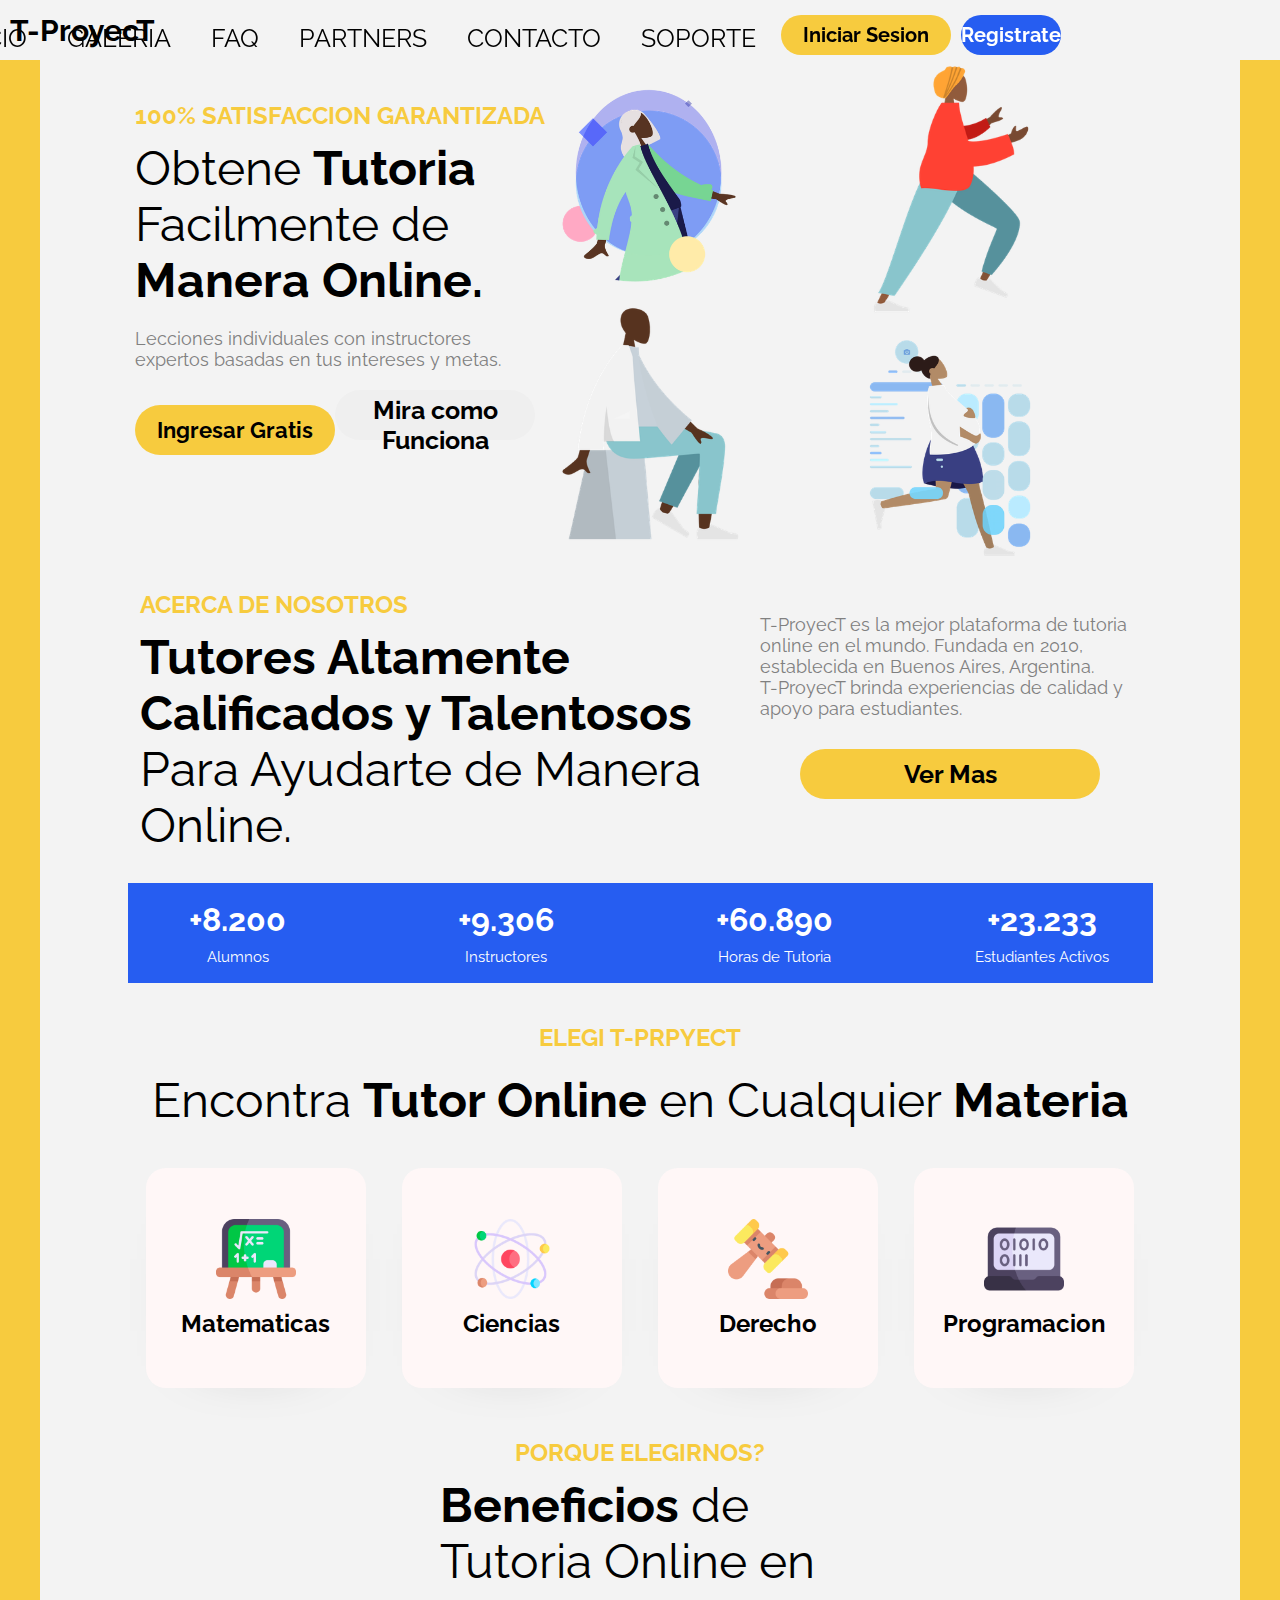
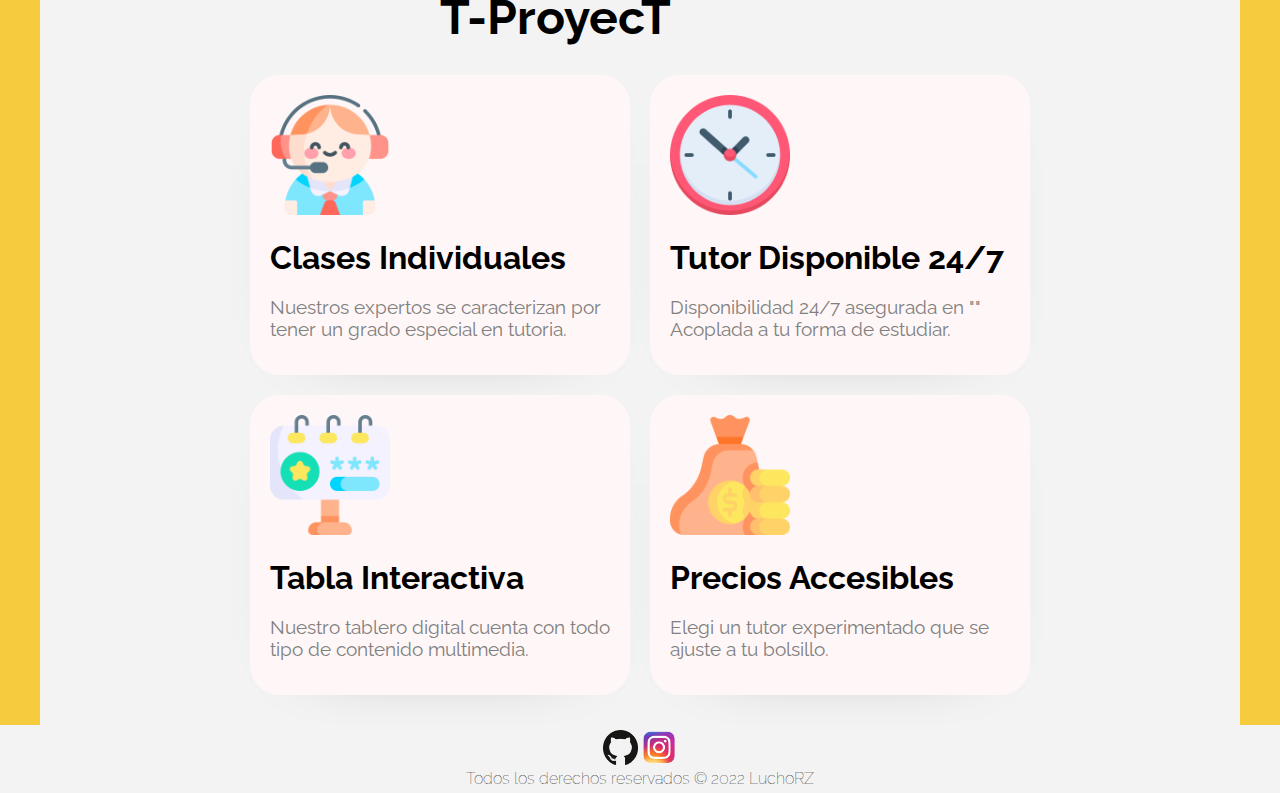
<file: index.html>
<!DOCTYPE html>
<html lang="en">

<head>
  <meta charset="UTF-8" />
  <meta http-equiv="X-UA-Compatible" content="IE=edge" />
  <meta name="viewport" content="width=device-width, initial-scale=1.0" />
  <title>L-ProyecT</title>
  <link rel="stylesheet" href="styles.css" />
  <link rel="stylesheet" href="https://cdnjs.cloudflare.com/ajax/libs/font-awesome/6.1.1/css/all.min.css"
    integrity="sha512-KfkfwYDsLkIlwQp6LFnl8zNdLGxu9YAA1QvwINks4PhcElQSvqcyVLLD9aMhXd13uQjoXtEKNosOWaZqXgel0g=="
    crossorigin="anonymous" referrerpolicy="no-referrer" />
</head>

<body>
  <nav>
    <h1 class="logo">T-ProyecT</h1>
    <input type="checkbox" id="toggle-nav" />
    <label for="toggle-nav">
      <div></div>
      <div></div>
      <div></div>
    </label>
    <div class="container">
      <ul>
        <li><a href="">Inicio</a></li>
        <li><a href="">Galeria</a></li>
        <li><a href="">FAQ</a></li>
        <li><a href="">Partners</a></li>
        <li><a href="">Contacto</a></li>
        <li><a href="">Soporte</a></li>
      </ul>
      <div class="nav_btns">
        <a href="/login.html">
          <button class="btn_home" type="button">Iniciar Sesion</button>
        </a>
          <button class="btn_register" type="button">Registrate</button>
      </div>
        
    </div>
    
  </nav>
  
  <div class="main">
    <div class="hero_info">
      
      <div class="div_query">
         <div class="hero_info_cont">
           <h3>100% SATISFACCION GARANTIZADA</h3>
         <p class="hero_info_desc">
           Obtene <b>Tutoria</b> Facilmente de <b>Manera Online.</b>
          </p>
          <p class="hero_moreinfo">
            Lecciones individuales con instructores expertos basadas en tus
            intereses y metas.
          </p>
          <div class="hero_info_buttons">
            <button class="join" type="button">Ingresar Gratis</button>
            <button class="ver" type="button"><i class="fa-solid fa-circle-play"></i> Mira como Funciona</button>
          </div>
      </div>
      
      <div class="img_cont">
        <div class="hero_img_1">
          <img class="hero_bob" src="/img/Humaaans - Space.png" alt="" />
          <img src="/img/Humaaans - Sitting.png" alt="">
        </div>
        <div class="hero_img_2">
          <img src="/img/Humaaans - Standing.png" alt="">
          <img src="/img/Humaaans - Wireframe.png" alt="">
        </div>
      </div>
    </div>
      
    <div class="about">
      <div class="about_cont">
        <h3>ACERCA DE NOSOTROS</h3>
        <p class="about_title"><b>Tutores Altamente Calificados y Talentosos</b> Para Ayudarte de Manera Online.</p>
      </div>
        <div class="about_cont2">
          <p class="about_subtitle">T-ProyecT es la mejor plataforma de tutoria online en el mundo. Fundada en 2010,
          establecida en Buenos Aires, Argentina. <br> T-ProyecT brinda experiencias de calidad y apoyo para estudiantes.</p>
          <button class="about_btn" type="button">Ver Mas</button>
        </div>
     </div>

     
      <div class="nosotros">
        <div class="es_num">
          <div class="stat_info">
            <span>+8.200</span>
            <p>Alumnos</p>
          </div>
          <div class="stat_info">
            <span>+9.306</span>
            <p>Instructores</p>
          </div>
          <div class="stat_info">
            <span>+60.890</span>
            <p>Horas de Tutoria</p>
          </div>
          <div class="stat_info">
            <span>+23.233</span>
            <p>Estudiantes Activos</p>
          </div>
        </div>
        <h3>ELEGI T-PRPYECT</h3>
        <p class="nosotros_title">Encontra <b>Tutor Online</b> en Cualquier <b>Materia</b></p>
        <div class="subjectlist">
          <div class="subject">
            <img src="/img/pizarra.png" alt="">
            <p>Matematicas</p>
          </div>
          <div class="subject">
            <img src="/img/atomico.png" alt="">
            <p>Ciencias</p>
          </div>
          <div class="subject">
            <img src="/img/ley.png" alt="">
            <p>Derecho</p>
          </div>
          <div class="subject">
            <img src="/img/informatica.png" alt="">
            <p>Programacion</p>
          </div>
        </div>
      </div>

      <div class="marketing">
        <h3>PORQUE ELEGIRNOS?</h3>
        <p class="marketing_title"><b>Beneficios</b> de Tutoria Online en <b>T-ProyecT</b></p>
        <div class="marketing_cardlist">
          <div class="marketing_cards">
            <img src="/img/marketing_img/servicio-al-cliente.png" alt="">
            <h1>Clases Individuales</h1>
            <p>Nuestros expertos se caracterizan por tener un grado especial en tutoria.</p>
          </div>
          <div class="marketing_cards">
            <img src="/img/marketing_img/clock.png" alt="">
            <h1>Tutor Disponible 24/7</h1>
            <p>Disponibilidad 24/7 asegurada en "" Acoplada a tu forma de estudiar.</p>
          </div>
          <div class="marketing_cards">
            <img src="/img/marketing_img/cartelera.png" alt="">
            <h1>Tabla Interactiva</h1>
            <p>Nuestro tablero digital cuenta con todo tipo de contenido multimedia.</p>
          </div>
          <div class="marketing_cards">
            <img src="/img/marketing_img/bolsa-de-dinero.png" alt="">
            <h1>Precios Accesibles</h1>
            <p>Elegi un tutor experimentado que se ajuste a tu bolsillo.</p>
          </div>
        </div>
      
      </div>
    </div>
    <footer>
      <div class="footer__content">
        <div class="footer__img">
          <a href="https://github.com/LuchoRZ" target="_blank"
            ><img src="/img/5847f98fcef1014c0b5e48c0.png" alt=""
          /></a>

          <a href="https://www.instagram.com/luch0rz/" target="_blank"
            ><img src="/img/ig.png" alt=""
          /></a>
        </div>
        <p>Todos los derechos reservados © 2022 LuchoRZ</p>
      </div>
    </footer>
    <script src="main.js"></script>
</body>

</html>
</file>
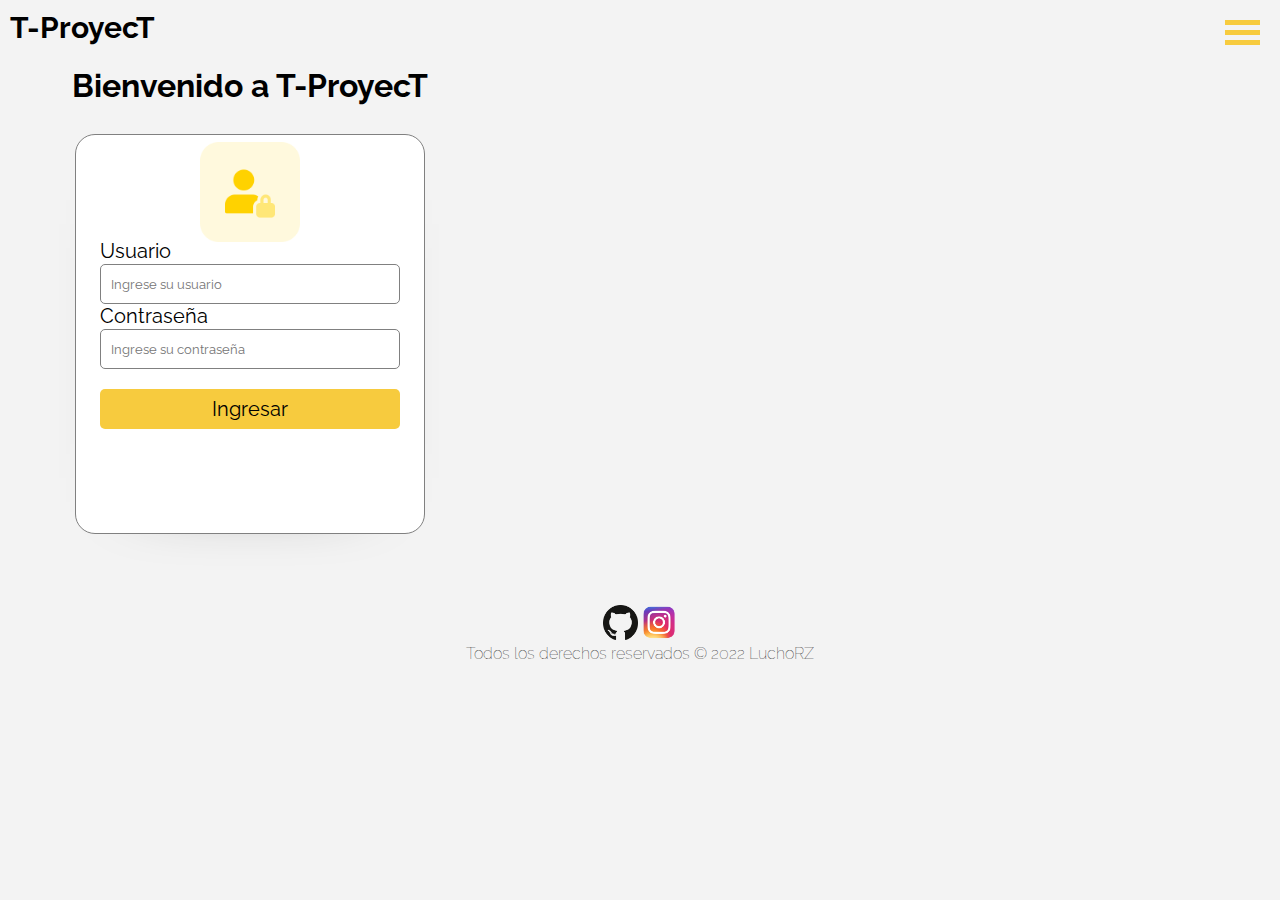
<file: login.html>
<!DOCTYPE html>
<html lang="en">
  <head>
    <meta charset="UTF-8" />
    <meta http-equiv="X-UA-Compatible" content="IE=edge" />
    <meta name="viewport" content="width=device-width, initial-scale=1.0" />
    <link rel="stylesheet" href="login.css" />
    <title>T-ProyecT</title>
  </head>
  <body>
    <nav>
      <h1 class="logo">T-ProyecT</h1>
      <input type="checkbox" id="toggle-nav" />
      <label for="toggle-nav">
        <div></div>
        <div></div>
        <div></div>
      </label>
      <div class="container">
        <ul>
          <li><a href="">Inicio</a></li>
          <li><a href="">Galeria</a></li>
          <li><a href="">FAQ</a></li>
          <li><a href="">Partners</a></li>
          <li><a href="">Contacto</a></li>
          <li><a href="">Soporte</a></li>
        </ul>
        <div class="nav_btns">
          <button class="btn_home" type="button">Iniciar Sesion</button>
          <button class="btn_register" type="button">Registrate</button>
        </div>
      </div>
    </nav>

    <div class="login">
      <h1>Bienvenido a T-ProyecT</h1>
      <div class="login_content">
        <img src="/img/usuario.png" alt="" />
        <form action="" class="input-cont">
          <label for="user">Usuario</label>
          <input
            type="text"
            name="user"
            placeholder="Ingrese su usuario"
            id=""
          />

          <label for="pass">Contraseña</label>
          <input
            type="password"
            placeholder="Ingrese su contraseña"
            name="pass"
          />

          <button type="submit">Ingresar</button>
        </form>

        <div class="imagen"></div>
      </div>
    </div>
    <footer>
      <div class="footer__content">
        <div class="footer__img">
          <a href="https://github.com/LuchoRZ" target="_blank"
            ><img src="/img/5847f98fcef1014c0b5e48c0.png" alt=""
          /></a>

          <a href="https://www.instagram.com/luch0rz/" target="_blank"
            ><img src="/img/ig.png" alt=""
          /></a>
        </div>
        <p>Todos los derechos reservados © 2022 LuchoRZ</p>
      </div>
    </footer>
  </body>
</html>
</file>
<file: styles.css>
@import url("https://fonts.googleapis.com/css2?family=Raleway:wght@300;400;600&display=swap");
* {
  padding: 0;
  margin: 0;
  box-sizing: border-box;
  color: black;
  font-family: "Raleway", "sans-serif";
  border: soli red 1px;
}

body {
  height: 100vh;
  background-color: rgb(243, 243, 243);
}

nav {
  background-color: rgb(243, 243, 243);
  width: 100vw;
  position: fixed;
  top: 0;
}

.container {
  position: fixed;
  top: 0;
  right: 0;
  height: 600vh;
  width: 70px;
  display: flex;
  align-items: center;
  justify-content: center;
  transition: 0.3s ease;
}

nav .logo {
  font-size: 30px;
  padding: 10px;
}

.container ul li {
  padding: 10px;
  list-style: none;
  color: #ddc9e9;
  font-size: 50px;
  font-family: sans-serif;
  cursor: pointer;
  padding-bottom: 5px;
  transform: translat(500px);
  transition: transform 0.6s ease;
  opacity: 0;
}

.container ul a {
  cursor: default;
  text-decoration: none;
  text-transform: uppercase;
}

.container ul li {
  cursor: default;
}

.container ul a:hover {
  color: #f7cb3e;
}

input {
  display: none;
}

label {
  z-index: 99;
  position: fixed;
  top: 15px;
  right: 15px;
  cursor: pointer;
  transition: 0.3s ease;
}

label > div {
  height: 5px;
  width: 35px;
  background: #f7cb3e;
  margin: 5px;
  transition: transform 0.5s;
}

label:hover > div {
  background: #d8ac1d;
}

#toggle-nav:checked ~ .container {
  height: 110vh;
  width: 275px;
  right: 0px;
  background: rgb(38, 93, 241);
  z-index: 1;
}

#toggle-nav:checked ~ .container ul li {
  transform: translateY(00px);
  opacity: 1;
}

#toggle-nav:checked ~ label > div:nth-child(1) {
  transform: rotate(45deg);
  margin-top: 18px;
}

#toggle-nav:checked ~ label > div:nth-child(2) {
  opacity: 0;
}

#toggle-nav:checked ~ label > div:nth-child(3) {
  transform: rotate(-45deg);
  margin-top: -20px;
}

.nav_btns {
  width: 300px;
  display: flex;
  flex-direction: row;
  justify-content: center;
  align-items: center;
  display: none;
  cursor: pointer;
}

.btn_home {
  cursor: pointer;
  font-size: 20px;
  font-weight: 700;
  background-color: #f7cb3e;
  border: none;
  width: 170px;
  height: 40px;
  border-radius: 30px;
}

.btn_home:hover {
  background-color: #d8ac1d;
}

.btn_register {
  color: white;
  cursor: pointer;
  font-size: 20px;
  font-weight: 700;
  background-color: rgb(38, 93, 241);
  border: none;
  width: 170px;
  height: 40px;
  border-radius: 30px;
  margin-right: 30px;
}

.btn_register:hover {
  background-color: rgb(13, 50, 153);
}

.main {
  max-width: 2200px;
  display: flex;
  flex-direction: column;
  justify-content: center;
  align-items: center;
  background-color: #f7cb3e;
}

.hero_info {
  background-color: rgb(243, 243, 243);
  max-width: 500px;
  display: flex;
  flex-direction: column;
  justify-content: center;
  align-items: center;
  padding: 30px;
}

.hero_info h3 {
  color: #f7cb3e;
  margin-bottom: 10px;
}

.hero_info_cont {
  display: flex;
  flex-direction: column;
  justify-content: center;
  align-items: flex-start;
}

.hero_info_desc {
  font-size: 3rem;
}

.hero_moreinfo {
  margin-top: 20px;
  width: 380px;
  color: grey;
  font-size: 18px;
}

.hero_bob {
  width: 500px;
}

.hero_info_buttons {
  margin-bottom: 0px;
  display: flex;
  flex-direction: column;
  justify-content: center;
  align-items: center;
}

.hero_info_buttons .join {
  cursor: pointer;
  font-size: 25px;
  font-weight: 700;
  background-color: #f7cb3e;
  border: none;
  width: 400px;
  height: 50px;
  border-radius: 30px;
  margin-top: 30px;
}

.join:hover {
  background-color: #d8ac1d;
}

.ver {
  border: none;
  cursor: pointer;
  font-size: 25px;
  font-weight: 700;
  width: 400px;
  height: 50px;
  margin-top: 20px;
  margin-bottom: 20px;
  border-radius: 30px;
}

.ver:hover {
  background-color: rgb(228, 227, 227);
}

.ver i {
  color: rgb(38, 93, 241);
  font-size: 35px;
  left: 30px;
  bottom: 3px;
}

.ver i:hover {
  color: rgb(14, 47, 138);
}

.img_cont {
  max-width: 1000px;
  display: flex;
  flex-direction: column;
  justify-content: center;
  align-items: center;
  padding: 5px;
  border: solid red px;
}

.hero_img_1 img {
  width: 200px;
}

.hero_img_2 img {
  width: 200px;
}

.about {
  display: flex;
  flex-direction: column;
  justify-content: center;
  align-items: center;
}

.about h3 {
  color: #f7cb3e;
  margin-top: 10px;
}

.about_title {
  font-size: 3rem;
}

.about_subtitle {
  margin-top: 20px;
  width: 380px;
  color: grey;
  font-size: 18px;
}

.about_btn {
  cursor: pointer;
  font-size: 25px;
  font-weight: 700;
  background-color: #f7cb3e;
  border: none;
  width: 400px;
  height: 50px;
  border-radius: 30px;
  margin-top: 30px;
  margin-bottom: 40px;
}

.about_btn:hover {
  background-color: #d8ac1d;
}

.es_num {
  margin-top: 30px;
  margin-bottom: 30px;
  width: 1200px;
  height: 100px;
  background-color: rgb(38, 93, 241);
  display: flex;
  justify-content: space-between;
  padding: 10px;
  display: none;
}

.stat_info {
  width: 200px;
  display: flex;
  flex-direction: column;
  justify-content: center;
  align-items: center;
}

.stat_info span {
  color: white;
  font-weight: 700;
  font-size: 2rem;
}

.stat_info p {
  color: white;
  font-weight: 400;
  font-size: 15px;
}

.nosotros {
  max-width: 1200px;
  display: flex;
  flex-direction: column;
  justify-content: center;
  align-items: center;
  background-color: g;
}

.nosotros h3 {
  color: #f7cb3e;
}

.nosotros_title {
  font-size: 3rem;
}

.subjectlist {
  width: 420px;
  display: flex;
  justify-content: center;
  align-items: center;
  flex-wrap: wrap;
  gap: 30px;
}

.subject {
  width: 190px;
  height: 130px;
  margin-top: 20px;
  display: flex;
  flex-direction: column;
  justify-content: center;
  align-items: center;
  background-color: rgb(255, 247, 247);
  border-radius: 20px;
  cursor: pointer;
  box-shadow: -1px 17px 73px -73px rgba(0, 0, 0, 0.87);
  -webkit-box-shadow: -1px 17px 73px -73px rgba(0, 0, 0, 0.87);
  -moz-box-shadow: -1px 17px 73px -73px rgba(0, 0, 0, 0.87);
}
.subject img {
  width: 80px;
  color: rgb(38, 93, 241);
}

.subject p {
  font-weight: 700;
  font-size: 1.5rem;
}

.marketing {
  display: flex;
  flex-direction: column;
  justify-content: center;
  align-items: center;
  margin-top: 30px;
}

.marketing h3 {
  color: #f7cb3e;
  margin-top: 20px;
}

.marketing_title {
  font-size: 3rem;
  width: 400px;
}

.marketing_cardlist {
  display: flex;
  flex-direction: column;
  justify-content: center;
  align-items: center;
  margin-top: 30px;
  gap: 20px;
}

.marketing_cards {
  background-color: rgb(255, 247, 247);
  width: 380px;
  height: 300px;
  padding: 20px;
  border-radius: 30px;
  box-shadow: -1px 17px 73px -73px rgba(0, 0, 0, 0.87);
  -webkit-box-shadow: -1px 17px 73px -73px rgba(0, 0, 0, 0.87);
  -moz-box-shadow: -1px 17px 73px -73px rgba(0, 0, 0, 0.87);
}

.marketing_cards img {
  width: 120px;
  margin-bottom: 20px;
}

.marketing_cards h1 {
  margin-bottom: 20px;
}

.marketing_cards p {
  font-size: 1.2rem;
  color: grey;
}

footer {
  background-color: rgb(243, 243, 243);
  color: grey;
  bottom: 0 auto;
  width: 100vw;
}

.footer__content {
  font-weight: 100;
  text-align: center;
  padding: 5px;
}

.footer__img img {
  height: 35px;
}

@media screen and (min-width: 768px) {
  .hero_info {
    max-width: 768px;
  }

  label {
    display: none;
  }
  nav {
    max-width: 100vw;
    height: 60px;
    display: flex;
    flex-direction: row;
    justify-content: space-between;
    align-items: center;
  }

  .nav_btns {
    display: block;
    display: flex;
    justify-content: center;
    align-items: center;
    margin-right: 30px;
    display: none;
  }

  .btn_home {
    margin-right: 10px;
  }

  .container {
    height: 70px;
    width: 500px;
    display: flex;
    align-items: center;
    justify-content: center;
  }

  .container ul li {
    list-style: none;
    color: black;
    font-size: 16px;
    margin-right: 20px;
    cursor: pointer;
    opacity: 1;
  }

  .container ul a {
    cursor: pointer;
  }

  .nav_btns {
    cursor: pointer;
    display: none;
  }

  .container ul {
    display: flex;
    justify-content: space-between;
    align-items: center;
    color: black;
  }
}

@media screen and (min-width: 850px) {
  .nav_btns {
    display: block;
    display: flex;
    justify-content: center;
    align-items: center;
    margin-right: 0px;
  }
}

@media screen and (min-width: 1025px) {
  .hero_info {
    max-width: 1025px;
  }

  .div_query {
    max-width: 1200px;
    display: flex;
    flex-direction: row;
    justify-content: space-between;
    align-items: center;
  }

  .hero_info_desc {
    width: 400px;
  }

  .hero_info_cont {
    display: flex;
    flex-direction: column;
    justify-content: center;
    align-items: flex-start;
  }

  .hero_info_buttons {
    flex-direction: row;
  }

  .hero_info_buttons .join {
    width: 200px;
    font-size: 22px;
  }

  .hero_info_buttons .ver {
    width: 200px;
    height: 50px;
    padding: 5px;
  }

  .hero_info_buttons .ver i {
    font-size: 20px;
  }

  .img_cont {
    width: 600px;
    height: 500px;
    display: flex;
    flex-direction: row;
  }

  .hero_img_1 {
    height: 400px;
  }

  .hero_img_1 img {
    width: 200px;
  }

  .hero_img_2 {
    height: 450px;
  }

  .hero_img_2 img {
    width: 180px;
  }

  .about {
    width: 1000px;
    margin-top: 50px;
    display: flex;
    flex-direction: row;
    justify-content: center;
    align-items: center;
  }

  .about_cont {
    display: flex;
    flex-direction: column;
    justify-content: center;
  }

  .about_cont2 {
    display: flex;
    flex-direction: column;
    justify-content: center;
    align-items: center;
  }

  .about_btn {
    width: 300px;
  }

  .es_num {
    max-width: 1025px;
    display: block;
    display: flex;
  }

  h3 {
    font-size: 1.5rem;
  }

  .nosotros p {
    margin-top: 10px;
  }

  .nosotros h3 {
    margin-top: 10px;
  }

  .subjectlist {
    width: 1025px;
    display: flex;
    flex-direction: row;
    justify-content: space-around;
    flex-wrap: nowrap;
    gap: 0;
    margin-top: 20px;
  }

  .subject {
    width: 220px;
    height: 220px;
  }

  .marketing_cardlist {
    display: flex;
    flex-direction: row;
    flex-wrap: wrap;
  }

  .nav_btns {
    display: block;
    display: flex;
    justify-content: center;
    align-items: center;
    margin-right: 0px;
    display: none;
  }

  .btn_home {
    margin-right: 10px;
  }
}
@media screen and (min-width: 1200px) {
  .hero_info {
    max-width: 1200px;
  }
  label {
    display: none;
  }
  nav {
    width: 100vw;
    height: 60px;
    display: flex;
    flex-direction: row;
    justify-content: space-between;
    align-items: center;
  }

  .nav_btns {
    display: block;
    display: flex;
    justify-content: center;
    align-items: center;
    margin-right: 30px;
  }

  .btn_home {
    margin-right: 10px;
  }

  .container {
    height: 70px;
    width: 1500px;
    display: flex;
    align-items: center;
    justify-content: center;
  }

  .container ul li {
    list-style: none;
    color: black;
    font-size: 25px;
    margin-right: 20px;
    cursor: pointer;
    opacity: 1;
  }

  .container ul a {
    cursor: pointer;
  }

  .nav_btns {
    cursor: pointer;
  }

  .container ul {
    display: flex;
    justify-content: space-between;
    align-items: center;
    color: black;
  }
}

@media screen and (min-width: 1300px) {
  .hero_info {
    max-width: 1200px;
  }
  label {
    display: none;
  }
  nav {
    width: 100vw;
    height: 60px;
    display: flex;
    flex-direction: row;
    justify-content: space-between;
    align-items: center;
  }

  .nav_btns {
    display: block;
    display: flex;
    justify-content: center;
    align-items: center;
    margin-right: 30px;
  }

  .btn_home {
    margin-right: 10px;
  }

  .es_num {
    max-width: 1300px;
  }

  .container {
    height: 70px;
    width: 1500px;
    display: flex;
    align-items: center;
    justify-content: center;
  }

  .container ul li {
    list-style: none;
    color: black;
    font-size: 25px;
    margin-right: 20px;
    cursor: pointer;
    opacity: 1;
  }

  .container ul a {
    cursor: pointer;
  }

  .nav_btns {
    cursor: pointer;
    margin-left: 30px;
  }

  .container ul {
    margin-left: 400px;
    display: flex;
    justify-content: space-between;
    align-items: center;
    color: black;
  }
}

@media screen and (min-width: 1700px) {
  .container ul {
    margin-left: 200px;
    display: flex;
    justify-content: space-between;
    align-items: center;
    color: black;
  }
  .nav_btns {
    cursor: pointer;
    margin-left: 200px;
  }
}
</file>
<file: login.css>
@import url("https://fonts.googleapis.com/css2?family=Raleway:wght@300;400;600&display=swap");
* {
  padding: 0;
  margin: 0;
  box-sizing: border-box;
  color: black;
  font-family: "Raleway", "sans-serif";
  border: solid re 1px;
}

body {
  height: 100vh;
  background-color: rgb(243, 243, 243);
}

nav {
  background-color: rgb(243, 243, 243);
  width: 100vw;
  position: fixed;
}

.container {
  position: fixed;
  top: 0;
  right: 0;
  height: 600vh;
  width: 70px;
  display: flex;
  align-items: center;
  justify-content: center;
  transition: 0.3s ease;
}

nav .logo {
  font-size: 30px;
  padding: 10px;
}

.container ul li {
  padding: 10px;
  list-style: none;
  color: #ddc9e9;
  font-size: 50px;
  font-family: sans-serif;
  cursor: pointer;
  padding-bottom: 5px;
  transform: translat(500px);
  transition: transform 0.6s ease;
  opacity: 0;
}

.container ul a {
  cursor: default;
  text-decoration: none;
  text-transform: uppercase;
}

.container ul li {
  cursor: default;
}

.container ul a:hover {
  color: #f7cb3e;
}

input {
  display: none;
}

label {
  z-index: 99;
  position: fixed;
  top: 15px;
  right: 15px;
  cursor: pointer;
  transition: 0.3s ease;
}

label > div {
  height: 5px;
  width: 35px;
  background: #f7cb3e;
  margin: 5px;
  transition: transform 0.5s;
}

label:hover > div {
  background: #d8ac1d;
}

#toggle-nav:checked ~ .container {
  height: 110vh;
  width: 275px;
  right: 0px;
  background: rgb(38, 93, 241);
  z-index: 1;
}

#toggle-nav:checked ~ .container ul li {
  transform: translateY(00px);
  opacity: 1;
}

#toggle-nav:checked ~ label > div:nth-child(1) {
  transform: rotate(45deg);
  margin-top: 18px;
}

#toggle-nav:checked ~ label > div:nth-child(2) {
  opacity: 0;
}

#toggle-nav:checked ~ label > div:nth-child(3) {
  transform: rotate(-45deg);
  margin-top: -20px;
}

.nav_btns {
  max-width: 300px;
  display: flex;
  flex-direction: row;
  justify-content: center;
  align-items: center;
  cursor: pointer;
  display: none;
}

.btn_home {
  cursor: pointer;
  font-size: 20px;
  font-weight: 700;
  background-color: #f7cb3e;
  border: none;
  width: 170px;
  height: 40px;
  border-radius: 30px;
}

.btn_home:hover {
  background-color: #d8ac1d;
}

.btn_register {
  color: white;
  cursor: pointer;
  font-size: 20px;
  font-weight: 700;
  background-color: rgb(38, 93, 241);
  border: none;
  width: 170px;
  height: 40px;
  border-radius: 30px;
}

.btn_register:hover {
  background-color: rgb(13, 50, 153);
}

footer {
  background-color: rgb(243, 243, 243);
  color: grey;
  bottom: 0 auto;
  width: 100vw;
}

.footer__content {
  font-weight: 100;
  text-align: center;
  padding: 5px;
}

.footer__img img {
  height: 35px;
}

.login {
  width: 500px;
  height: 600px;
  display: flex;
  flex-direction: column;
  justify-content: center;
  align-items: center;
}

.login_content {
  background-color: #fff;
  margin-top: 30px;
  width: 330px;
  height: 400px;
  border-radius: 20px;
  display: flex;
  flex-direction: column;
  justify-content: center;
  align-items: center;
  border: solid 1px grey;
  box-shadow: -1px 17px 73px -73px rgba(0, 0, 0, 0.87);
  -webkit-box-shadow: -1px 17px 73px -73px rgba(0, 0, 0, 0.87);
  -moz-box-shadow: -1px 17px 73px -73px rgba(0, 0, 0, 0.87);
}

.input-cont {
  width: 300px;
  height: 300px;
  display: flex;
  flex-direction: column;
  justify-content: center;
}

.login_content {
  position: relative;
  height: 400px;
  width: 350px;
  display: flex;
  flex-direction: column;
  align-items: center;
  justify-content: center;
}

.login_content label {
  font-size: 20px;
  cursor: default;
  z-index: 0;
  position: inherit;
  width: 100px;
  height: 25px;
  font-weight: 400;
}

.login_content input {
  font-size: ;
  display: block;
  width: 300px;
  height: 40px;
  border: 1px solid grey;
  border-radius: 5px;
  outline: none;
  padding-left: 10px;
}

.login_content button {
  height: 300px;
  margin-top: 20px;
  border: none;
  border-radius: 5px;
  height: 40px;
  font-size: 20px;
  cursor: pointer;
  background-color: #f7cb3e;
}

.login_content button:hover {
  background-color: #d8ac1d;
}

.login_content img {
  width: 100px;
  position: absolute;
  top: 7px;
}
</file>
